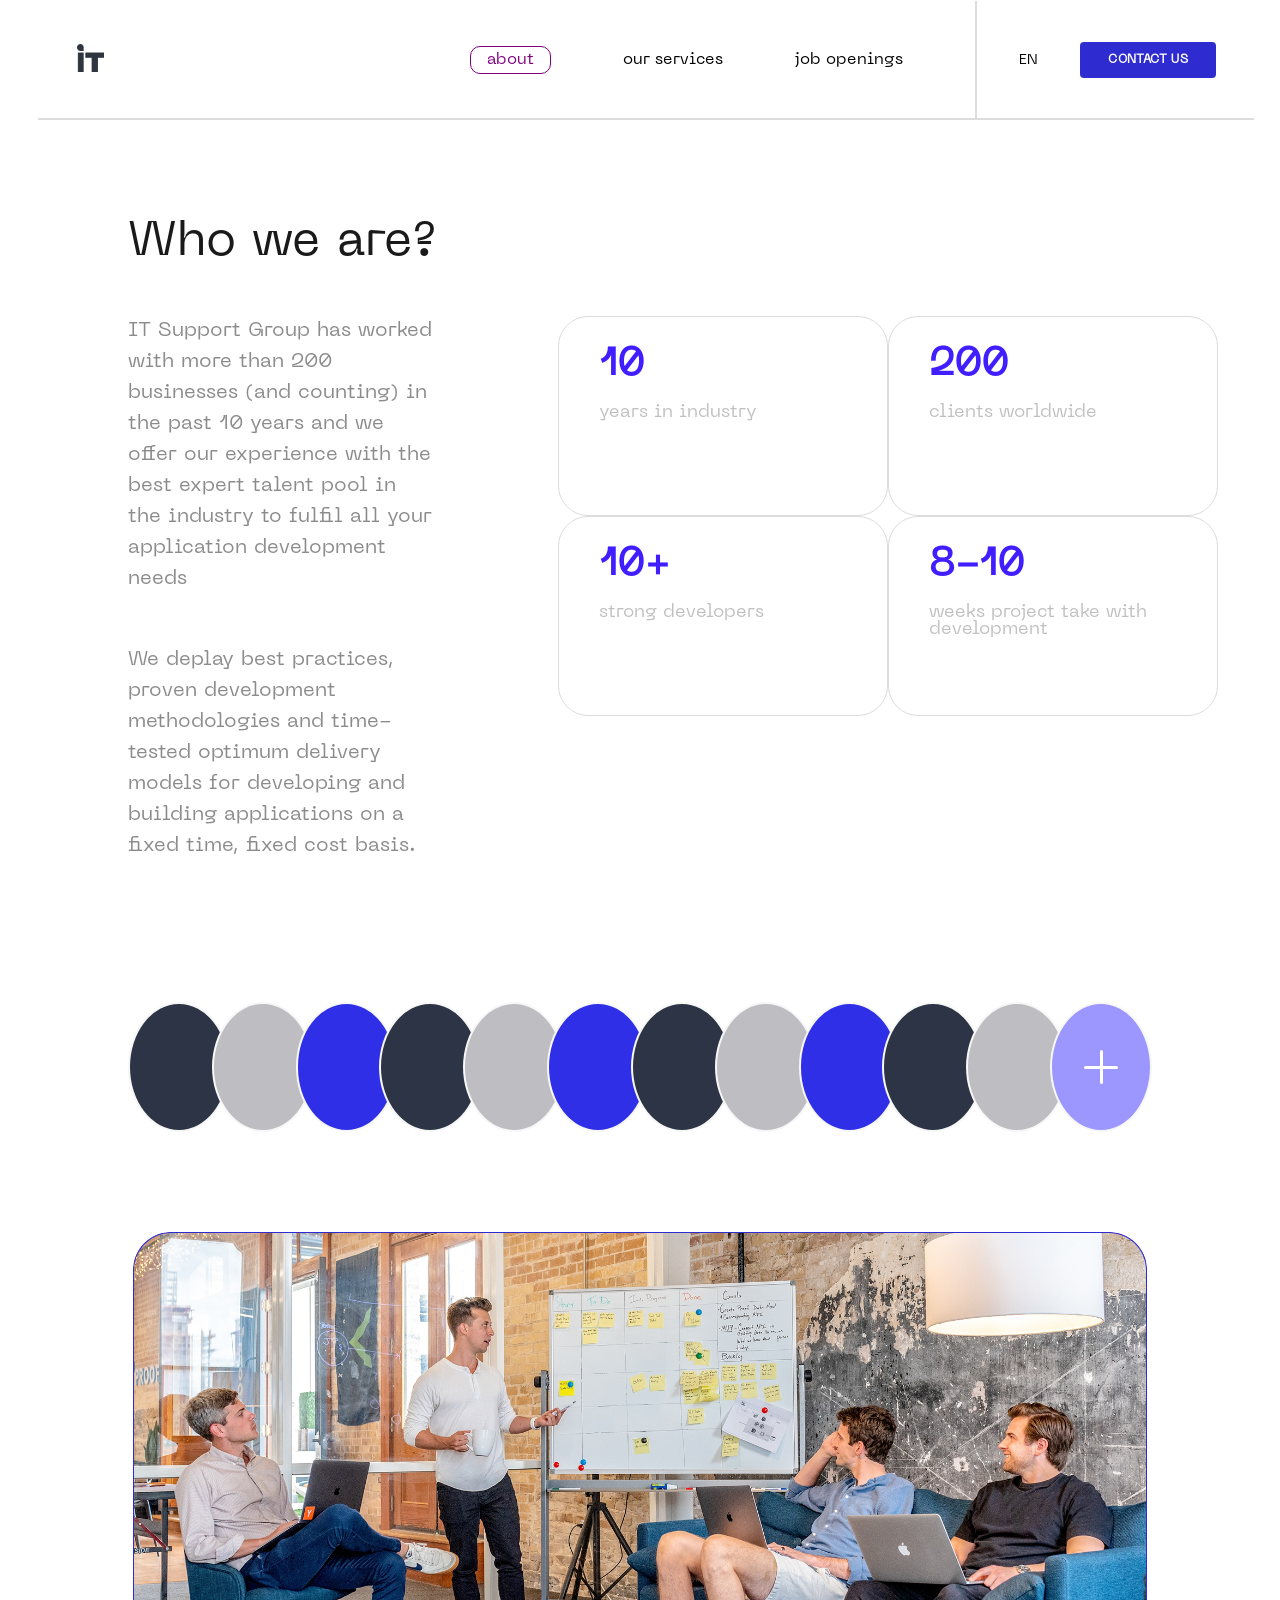
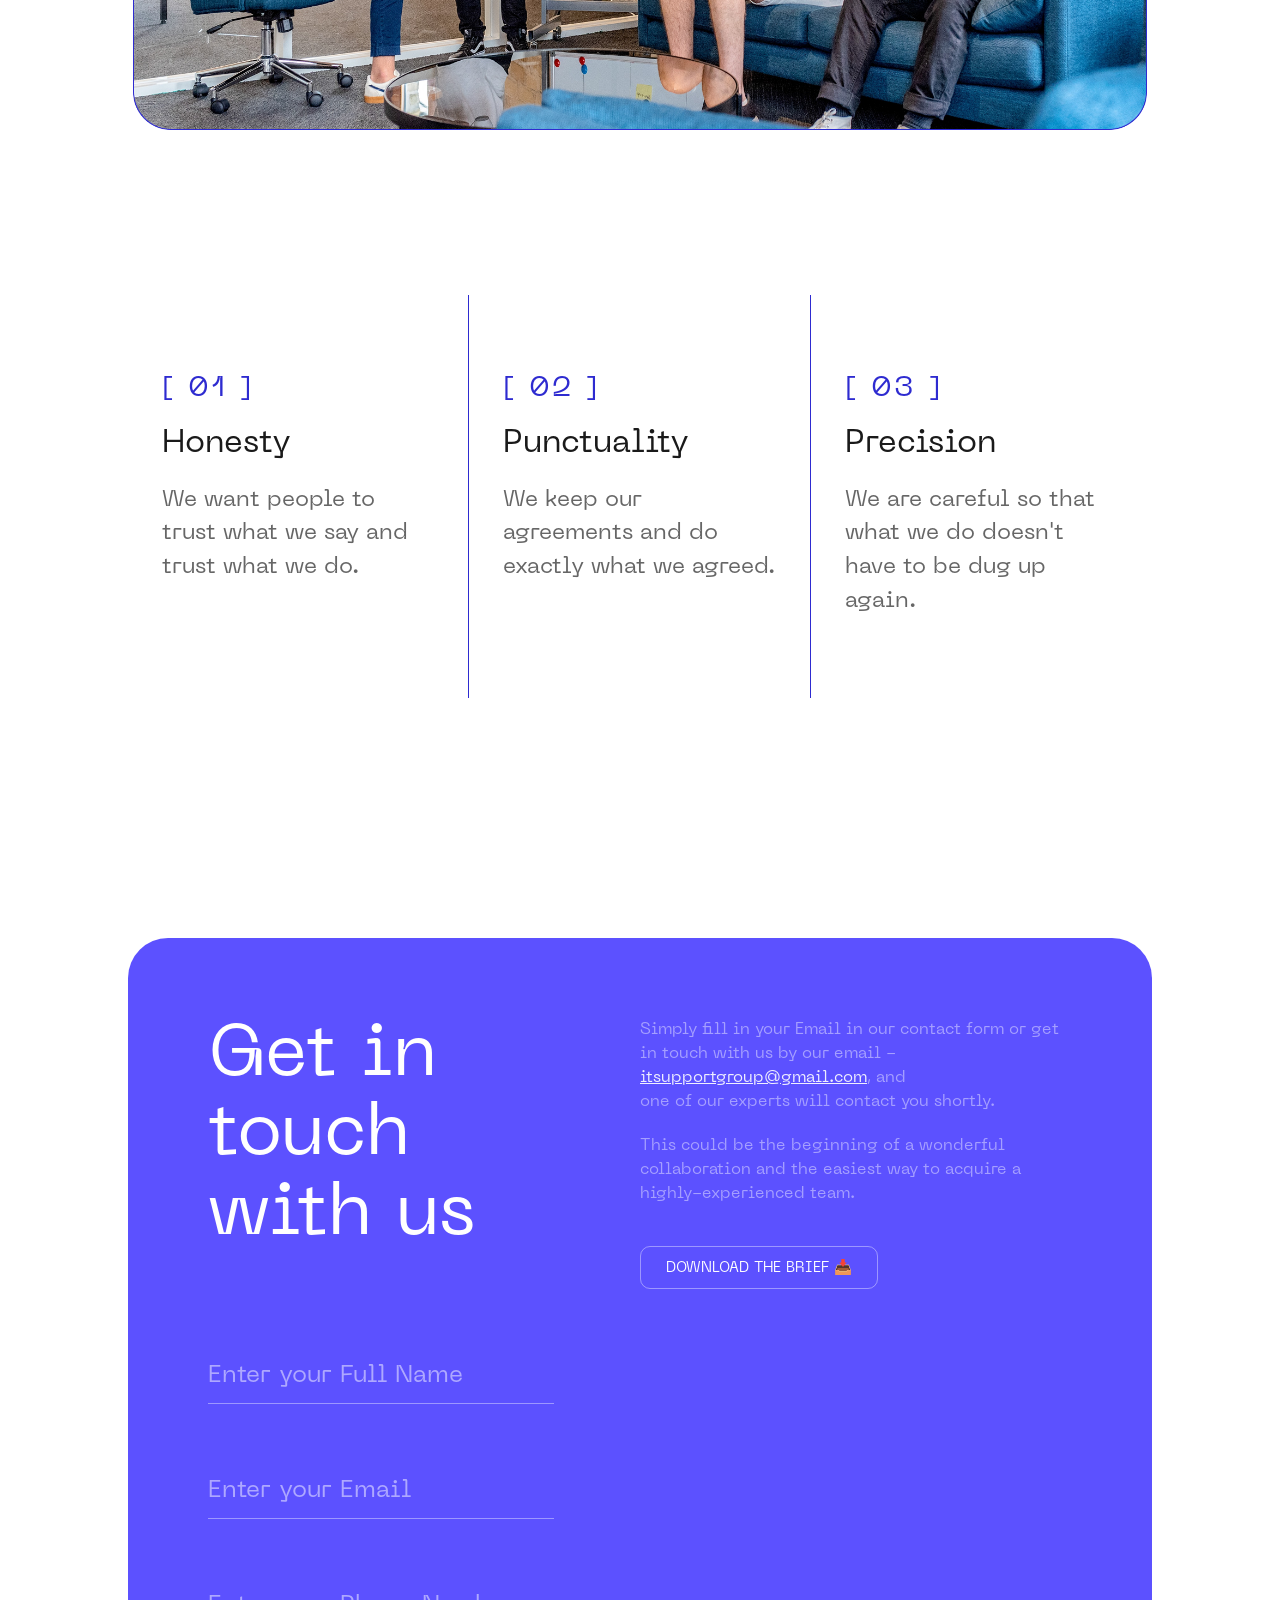
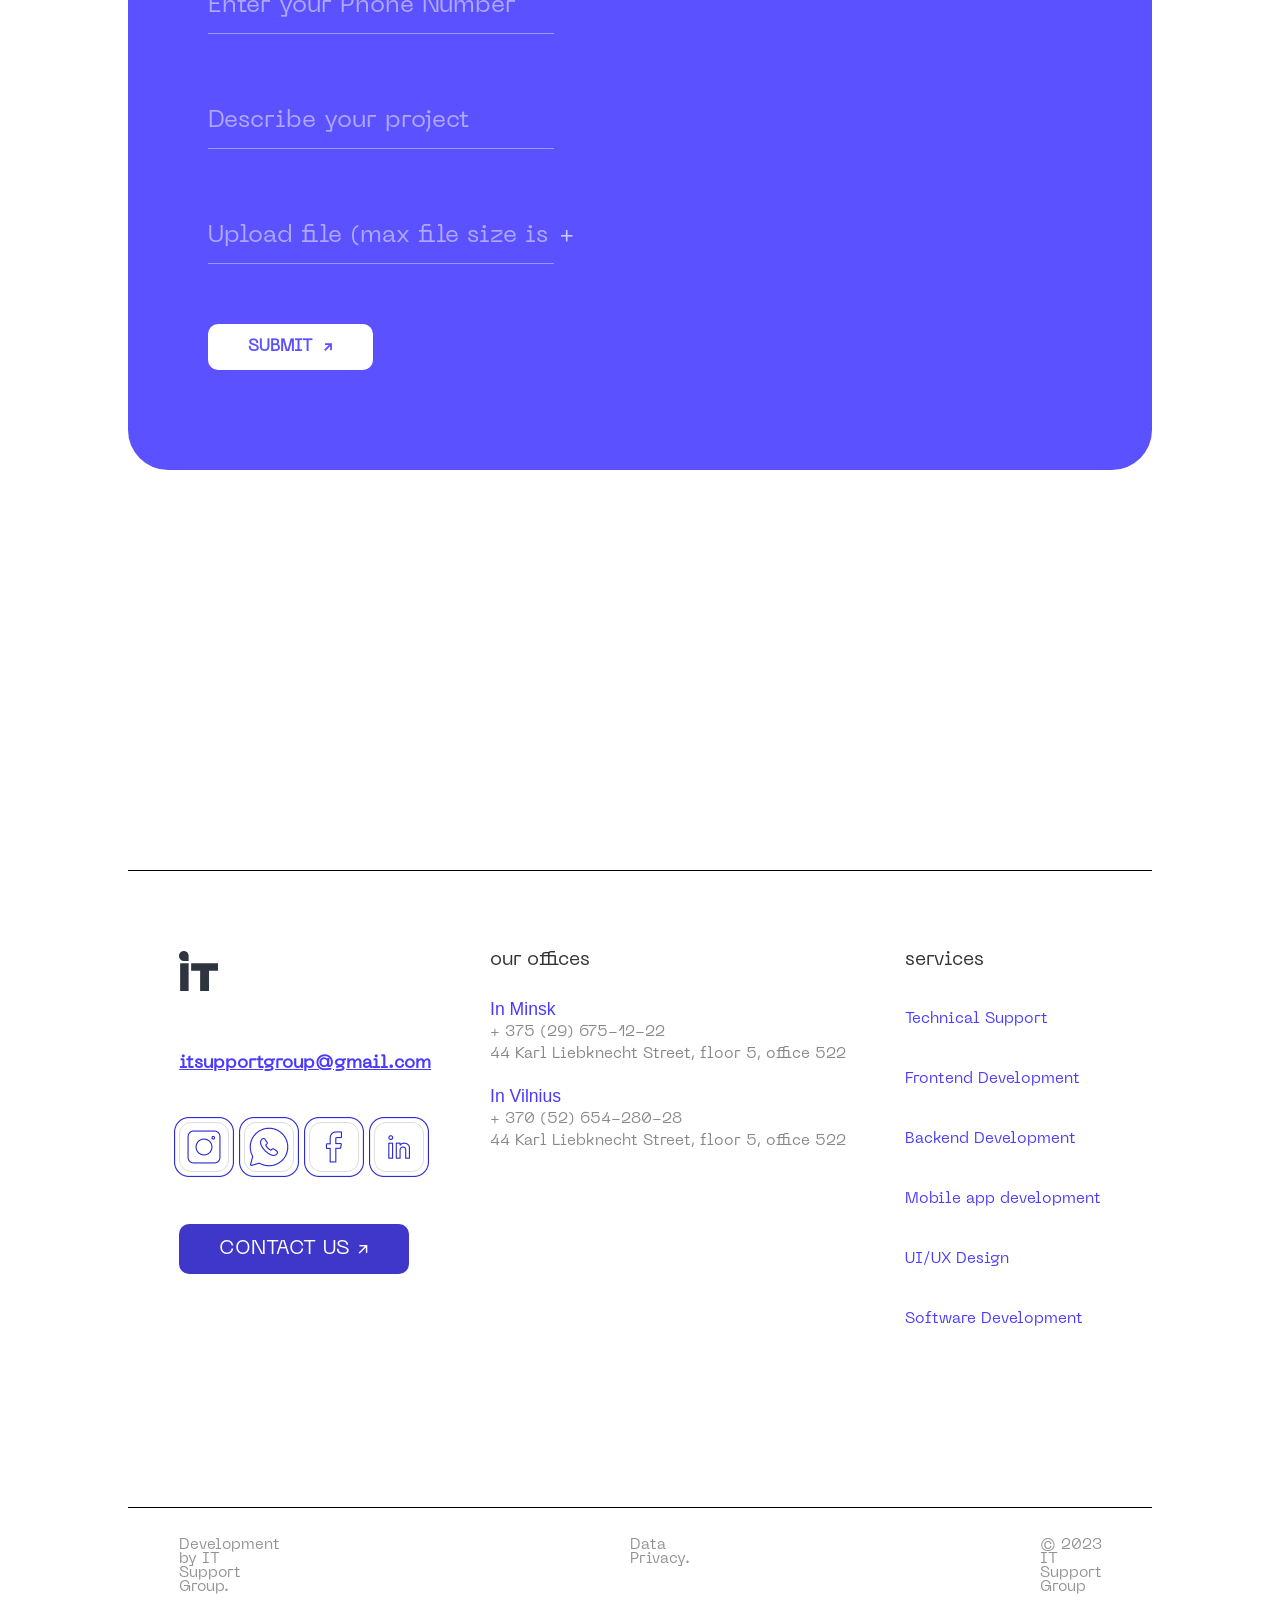
<file: Page/about.html>
<!DOCTYPE html>
<html lang="en">

<head>
  <meta charset="UTF-8">
  <meta name="viewport" content="width=device-width, initial-scale=1.0">
  <link rel="stylesheet" href="/CSS/about.css">
  <title>Document</title>
</head>

<body>

  <nav>
    <div class="logo">
      <a href="../index.html"><img src="../img/Logo_IT.png" alt="IT Support Group Logo"></a>
    </div>

    <a href="about.html" class="active">about</a>
    <a href="#">our services</a>
    <a href="#">job openings</a>

    <div class="vertical-line"></div>

    <button class="language-btn">EN</button>
    <button class="contacts">CONTACT US</button>
  </nav>

  <main>

    <section class="who-section">
      <p class="sections-name">Who we are?</p>

      <div class="who-container">
        <div class="who-leftside">
          <p class="whos-text1">IT Support Group has worked with more than 200 businesses (and counting) in the past 10
            years and we offer our experience with the best expert talent pool in the industry to fulfil all your
            application development needs</p>

          <p class="whos-text2">We deplay best practices, proven development methodologies and time-tested optimum
            delivery models for developing and building applications on a fixed time, fixed cost basis.</p>
        </div>

        <div class="who-righside">
          <div class="stats-wrapper">
            <div class="stat-box">
              <div class="stat-number">10</div>
              <div class="stat-text">years in industry</div>
            </div>

            <div class="stat-box">
              <div class="stat-number">200</div>
              <div class="stat-text">clients worldwide</div>
            </div>

            <div class="stat-box">
              <div class="stat-number">10+</div>
              <div class="stat-text">strong developers</div>
            </div>

            <div class="stat-box">
              <div class="stat-number">8-10</div>
              <div class="stat-text">weeks project take with development</div>
            </div>
          </div>

        </div>


      </div>
      <div class="circle-row">
        <div class="circle dark"></div>
        <div class="circle light"></div>
        <div class="circle blue"></div>
        <div class="circle dark"></div>
        <div class="circle light"></div>
        <div class="circle blue"></div>
        <div class="circle dark"></div>
        <div class="circle light"></div>
        <div class="circle blue"></div>
        <div class="circle dark"></div>
        <div class="circle light"></div>
        <div class="circle plus-circle"></div>
      </div>
      </div>
      

      <form class="contact-form" id="form">
        <div class="form-row">
          <div class="form-group">
            <input type="text" id="fullName" placeholder="Enter your Full Name" required>
          </div>
        </div>

        <div class="team-image-container">
          <img src="/img/Img (3).png" alt="Our team brainstorming in the office" class="team-photo">
        </div>

        <div class="values-grid">
          <div class="value-card">
            <span class="value-number">[ 01 ]</span>
            <h3 class="value-title">Honesty</h3>
            <p class="value-desc">We want people to trust what we say and trust what we do.</p>
          </div>

          <div class="value-card">
            <span class="value-number">[ 02 ]</span>
            <h3 class="value-title">Punctuality</h3>
            <p class="value-desc">We keep our agreements and do exactly what we agreed.</p>
          </div>

          <div class="value-card">
            <span class="value-number">[ 03 ]</span>
            <h3 class="value-title">Precision</h3>
            <p class="value-desc">We are careful so that what we do doesn't have to be dug up again.</p>
          </div>
        </div>
  <section class="contact-section">
  <div class="contact-container">
   
    <div class="contact-info">
      <h2 class="contact-title">Get in touch <br> with us</h2>
      <div class="contact-text-content">
        <p>Simply fill in your Email in our contact form or get in touch with us by our email - <a href="mailto:itsupportgroup@gmail.com">itsupportgroup@gmail.com</a>, and <br> one of our experts will contact you shortly.</p>
        <p>This could be the beginning of a wonderful collaboration and the easiest way to acquire a highly-experienced team.</p>
        <a href="#" class="download-brief">DOWNLOAD THE BRIEF <span class="icon">📥</span></a>
      </div>
    </div>
 
    <form class="contact-form" id="form">
      <div class="form-row">
        <div class="form-group">
          <input type="text" id="fullName" placeholder="Enter your Full Name" required>
        </div>
      </div>
 
      <div class="form-row">
        <div class="form-group">
          <input type="email" id="userEmail" placeholder="Enter your Email" required>
        </div>
      </div>
 
      <div class="form-row">
        <div class="form-group">
          <input type="tel" id="userPhone" placeholder="Enter your Phone Number">
        </div>
           </div>
           <div class="form-row">
            <div class="form-group">
          <input type="text" id="projectDescription" placeholder="Describe your project">
        </div>
        </div>
        <div class="form-row">
            <div class="form-group upload-group">
          <input type="text" placeholder="Upload file (max file size is 30 MB)" readonly>
          <span class="plus-icon">+</span>
        </div>
        </div>
                   <button type="submit" class="submit-btn">SUBMIT <span class="arrow">↗</span></button>
           </div>
      </div>
    </form>
 
  </div>
</section>
    </main>
        <footer class="main-footer">
  <div class="footer-container">
   
    <div class="footer-col contact-col">
      <div class="footer-logo">
      <img class="logo-desktop" src="/img/Logo_IT.png" alt="">
      <img class="logo-mobile" src="/img/Logo_mobile.png" alt="It Support Group">
      <a href="mailto:itsupportgroup@gmail.com" class="footer-email">itsupportgroup@gmail.com</a>
    </div>
    <div class="contact-right">
      <div class="social-icons">
        <div class="icon-box"><img src="/img/instagram.png" alt=""><i class="fab fa-instagram"></i></div>
        <div class="icon-box"><img src="/img/phone.png" alt=""><i class="fab fa-whatsapp"></i></div>
        <div class="icon-box"><img src="/img/facebook.png" alt=""><i class="fab fa-facebook-f"></i></div>
        <div class="icon-box"><img src="/img/linked_in.png" alt=""><i class="fab fa-linkedin-in"></i></div>
      </div>
      <a href="#" class="btn-contact footer-btn">CONTACT US <span class="arrow">↗</span></a>
    </div>
    </div>
 
    <div class="footer-col footer-col1">
      <h4>our offices</h4>
      <div class="office-location">
        <p class="city">In Minsk</p>
        <p class="phone">+ 375 (29) 675-12-22</p>
        <p class="address">44 Karl Liebknecht Street, floor 5, office 522</p>
      </div>
      <div class="office-location">
        <p class="city">In Vilnius</p>
        <p class="phone">+ 370 (52) 654-280-28</p>
        <p class="address">44 Karl Liebknecht Street, floor 5, office 522</p>
      </div>
    </div>
 
    <div class="footer-col footer-col2">
      <h4>services</h4>
      <ul class="footer-services">
        <li>Technical Support</li>
        <li>Frontend Development</li>
        <li>Backend Development</li>
        <li>Mobile app development</li>
        <li>UI/UX Design</li>
        <li>Software Development</li>
      </ul>
    </div>
  </div>
 </footer>
  <div class="footer-bottom">
    <p>Development by IT Support Group.</p>
    <p>Data Privacy.</p>
    <p>© 2023 IT Support Group</p>
  </div>
</body>

</html>
</file>
<file: CSS/about.css>
@font-face {
  font-family: 'Neue Machina';
  src: url('/Fonts/NeueMachina-Regular.otf') format('opentype');
  font-weight: normal;
  font-style: normal;
}

* {
  box-sizing: border-box;
  font-family: 'Inter';
}

body {
  background-color: white;
  width: 100%;
  max-width: 1920px;
  margin: 0 auto;
  overflow-x: hidden;
}

* {
  margin: 0;
  padding: 0;
  box-sizing: border-box;
  font-family: 'Neue Machina', sans-serif;
}

body {
  background-color: white;
}


nav {
  padding: 60px 3%;
  height: 100px;
  display: flex;
  align-items: center;
  justify-content: center;
  gap: 42px;
  position: relative;
  width: 95%;
  margin-left: 3%;
}

nav::after {
  content: "";
  position: absolute;
  left: 0;
  bottom: 0;
  width: 100%;
  height: 2px;
  background: gainsboro;
}

.logo {
  display: flex;
  align-items: center;
  gap: 10px;
  margin-right: auto;
}

.logo img {

  width: 70%;
  height: auto;
}

.logo span {
  font-size: 14px;
  font-weight: 700;
  line-height: 1;
  text-transform: uppercase;
}

nav a {
  text-decoration: none;
  color: black;
  font-size: 16px;
  font-weight: 400;
  transition: opacity 0.3s ease;
  margin-right: 30px;
}
.active{
  border: 0.063rem solid purple;
  padding: 0.313rem 1rem;
  border-radius: 0.625rem;
  color: purple;
}

.vertical-line {
  border: 1px solid gainsboro;
  height: 118px;
}



nav a:hover {
  opacity: 0.7;
}

.language-btn {
  background: transparent;
  border: none;
  color: black;
  font-size: 14px;
  cursor: pointer;
  padding: 0;
}

.contacts {
  background: #2e2bd0;
  border: none;
  color: #fff;
  font-size: 12px;
  font-weight: 600;
  text-transform: uppercase;
  padding: 12px 28px;
  border-radius: 4px;
  cursor: pointer;
  letter-spacing: 0.03em;
  transition: background 0.3s ease;
}

.contacts:hover {
  background: #2421b7;
}


.who-section {
  padding: 100px 10%;
  font-family: 'Neue Machina', sans-serif;
  background-color: #fff;
}

.sections-name {
  font-size: 3rem;
  font-weight: 400;
  color: #1a1a1a;
}

.who-container {
  display: flex;
}

.whos-text1,
.whos-text2 {
  color: rgb(139, 139, 139);
  margin-top: 50px;
  font-size: 20px;
  line-height: 31px;
}

.who-leftside {
  padding-right: 60px;
  width: 47%;
}

.stats-wrapper {

  width: 100%;
  max-width: 700px;
  margin-top: 50px;
  margin-left: 10%;
  display: grid;
  grid-template-columns: 330px 330px;
  font-family: 'Neue Machina', sans-serif;
}

.stat-box {
  width: 100%;
  height: 200px;
  background: #fff;
  border: 1px solid gainsboro;
  padding: 30px 40px;
  text-align: left;
  border-radius: 30px;

}

.stat-number {
  font-size: 38px;
  font-weight: 700;
  color: #401eff;
  margin-bottom: 8px;
}

.stat-text {
  margin-top: 20px;
  font-size: 18px;
  color: rgb(192, 192, 192);
}


.circle-row {
  display: flex;
  align-items: center;
  margin-top: 140px;
}

.circle {
  width: 180px;
  height: 130px;
  border-radius: 50%;
  margin-left: -18px;
  border: 2px solid #f7f7f7;
}

.circle:first-child {
  margin-left: 0;
}

.dark {
  background: #2d3445;
}

.light {
  background: #bdbdc2;
}

.blue {
  background: #2f2fe8;
}

.plus-circle {
  background: #9c96ff;
  display: flex;
  justify-content: center;
  align-items: center;
  position: relative;
}

.plus-circle::before,
.plus-circle::after {
  content: "";
  position: absolute;
  background: white;
  border-radius: 2px;
}

.plus-circle::before {
  width: 34px;
  height: 3px;
}

.plus-circle::after {
  width: 3px;
  height: 34px;
}



.team-section {
  padding: 100px 10%;
  background-color: #fff;
  font-family: 'Neue Machina', sans-serif;
}

.team-header {
  display: flex;
  justify-content: space-between;
  align-items: flex-start;
  gap: 40px;
}

.team-main-title {
  font-size: 3rem;
  font-weight: 400;
  color: #1a1a1a;
  margin: 0;
  letter-spacing: -1px;
  margin-bottom: 190px;
}

.team-subtitle {
  max-width: 39.6vh;
  color: #818181;
  font-size: 0.98rem;
  line-height: 1.5;
  margin: 0;
  margin-top: 110px;
  margin-right: 300px;
}

.team-image-container {
  padding: 5px;
  overflow: hidden;
  margin-bottom: 80px;
}

.team-photo {
  width: 100%;
  height: auto;
  display: block;
  border-radius: 35px;
  object-fit: cover;
}

.values-grid {
  display: grid;
  grid-template-columns: repeat(3, 1fr);
  gap: 0;
  margin-top: 40px;
}

.value-card {
  padding: 80px 10%;
  display: flex;
  flex-direction: column;
  gap: 25px;
}

.value-card:not(:last-child) {
  border-right: 1px solid #2E2BD0;
}

.value-number {
  color: #2E2BD0;
  font-size: 1.8rem;
  font-weight: 400;
  letter-spacing: 2px;
}

.value-title {
  font-size: 2rem;
  font-weight: 400;
  color: #1a1a1a;
  margin: 0;
}

.value-desc {
  color: #666;
  font-size: 1.4rem;
  line-height: 1.5;
  margin: 0;
}
.main-footer {
  background-color: white;
  padding: 80px 4%;
  font-family: 'Neue Machina', sans-serif;
  border-top: 1px solid #000000;
  border-bottom: 1px solid #000000;
  width: 80%;
  margin: auto;
}
 
.footer-container {
  display: flex;
  justify-content: space-between;
  margin-bottom: 80px;
}
 
.footer-col h4 {
  font-size: 1.2rem;
  font-weight: 400;
  margin-bottom: 30px;
  color: #333;
}
 
/* Column 1 Specifics */
.footer-logo {
  font-size: 2.5rem;
  font-weight: bold;
  margin-bottom: 30px;
}
 
.footer-email {
  display: block;
  font-size: 1.1rem;
  color: #4a3aff;
  text-decoration: underline;
  margin-bottom: 30px;
  padding-top: 55px;
  padding-bottom: 20px;
}
.social-icons {
  display: flex;
  gap: 15px;
  margin-bottom: 35px;
}
 
.icon-box {
  width: 50px;
  height: 50px;
  border: 1px solid #ddd;
  border-radius: 12px;
  display: flex;
  align-items: center;
  justify-content: center;
  font-size: 1.2rem;
  color: #4a3aff;
}
/* Office & Services Text */
.office-location {
  margin-bottom: 25px;
}
 
.office-location .city {
  color: #4a3aff;
  margin-bottom: 5px;
}
 
.office-location .phone,
.office-location .address,
.footer-services li {
  color: #888;
  font-size: 0.95rem;
  margin-bottom: 8px;
}
 
.footer-services {
  list-style: none;
  padding: 0;
  font-family: sans-serif;
  color: #4a3aff;
  line-height: 2.5rem;
  display: grid;
  row-gap: 0.75rem;
  column-gap: 4rem;
  grid-auto-flow: row;
}

.footer-services li{
   color: #4a3aff
}
 
/* Footer Bottom Bar */
.footer-bottom {
  padding-top: 30px;
  display: flex;
  font-size: 0.8rem;
  color: #aaa;
  margin-bottom: 50px;
  justify-content: space-between;
  padding-left: 200px;
  padding-right: 200px;
  gap: 350px;
  justify-content: center;
}
.city{
   font-family: sans-serif;
   font-size: 1.1rem;
}
.btn-contact {
   background-color: #3f37c9;
   color: white;
   padding: 15px 40px;
   text-decoration: none;
   border-radius: 10px;
   font-size: 20px;
   font-family: 'Neue Machina';
   line-height: 85px;
   font-weight: 100;
}
.footer-btn{
   font-weight: 100;
}
.footer-bottom p{
   color: #929292;
   font-size: 15px;
}

.contact-container {
  background-color: #5c51ff;
  border-radius: 40px;
  padding: 80px;
  color: white;
  display: flex;
  flex-direction: column;
  gap: 60px;
  font-family: 'Neue Machina', sans-serif;
  margin-bottom: 300px;
  padding-bottom: 100px;
  margin-top: 200px;
}

.contact-info {
  display: flex;
  justify-content: space-between;
  align-items: flex-start;
}

.contact-title {
  font-size: 4.5rem;
  line-height: 1.1;
  font-weight: 400;
  flex: 1;
}

.contact-text-content {
  flex: 1;
  max-width: 500px;
}

.contact-text-content p {
  font-size: 1rem;
  opacity: 0.9;
  margin-bottom: 20px;
  line-height: 1.5;
  color: rgba(255, 255, 255, 0.5);
}

.contact-text-content a {
  color: white;
  text-decoration: underline;
}

.download-brief {
  display: inline-block;
  border: 1px solid rgba(255, 255, 255, 0.4);
  padding: 12px 25px;
  border-radius: 10px;
  text-decoration: none !important;
  margin-top: 20px;
  font-size: 0.9rem;
}

/* Form Styles */
.contact-form {
  display: flex;
  flex-direction: column;
  gap: 40px;
}

.form-row {
  display: flex;
  gap: 50px;
}

.form-group {
  flex: 1;
  position: relative;
}

.contact-form input {
  width: 40%;
  background: transparent;
  border: none;
  border-bottom: 1px solid rgba(255, 255, 255, 0.4);
  padding: 15px 0;
  color: white;
  font-size: 1.5rem;
  outline: none;
}

.contact-form input::placeholder {
  color: rgba(255, 255, 255, 0.5);
}

.contact-form input:focus {
  border-bottom-color: white;
}

.upload-group .plus-icon {
  font-size: 1.5rem;
  opacity: 0.7;
  cursor: pointer;
}

.submit-btn {
  background-color: white;
  color: #5c51ff;
  border: none;
  padding: 15px 40px;
  border-radius: 10px;
  font-weight: bold;
  font-size: 1rem;
  width: fit-content;
  cursor: pointer;
  display: flex;
  align-items: center;
  gap: 10px;
}
.logo-mobile{
  display: none;
}

@media (max-width: 1080px) {
  .main-footer {
    width: 100%;
    padding: 2.5rem 1.25rem;
    border-left: none;
    border-right: none;
  }
 
  .footer-bottom {
    width: 100%;
    padding: 1.25rem 1.25rem;
    flex-direction: row;
    flex-wrap: wrap;
    align-items: center;
    justify-content: flex-start;
    gap: 0.3rem 2rem;
  }
 
  .footer-container {
    flex-direction: column;
    gap: 2.5rem;
    margin-bottom: 2rem;
  }
 
  .footer-col1 {
    display: grid;
    grid-template-columns: 1fr 1fr;
    gap: 1.5rem;
  }
 
  .footer-col1 h4 {
    grid-column: 1 / -1;
    margin-bottom: 0;
  }
 
  .footer-col2 {
    min-width: unset;
    width: 100%;
  }
 
  .footer-services {
    grid-template-columns: 1fr 1fr;
    row-gap: 0rem;
    grid-template-rows: repeat(3, auto);
    grid-auto-flow: column;
  }
    .contact-col {
    flex-direction: row;
    align-items: flex-start;
  }
 
  .footer-email {
    padding-top: 0;
    padding-bottom: 0;
    border-top: none;
    margin-bottom: 0;
    margin-left: auto;
  }
  .logo-mobile{
    display: block;
    height: 5rem;
    width: auto;
    margin-bottom: 2.5rem;
  }
  .logo-desktop{
    display: none;
  }

  .btn-contact{
    padding: 0.5rem 1.86rem;
    font-size: 1rem;
    width: fit-content;
  }
  .footer-logo{
    display: flex;
    justify-content: space-between;
    align-items: center;
    width: 100%;
  }
  .footer-email{
    padding-top: 0;
    border-top: none;
    margin-bottom: -2rem;
  }
}
</file>
